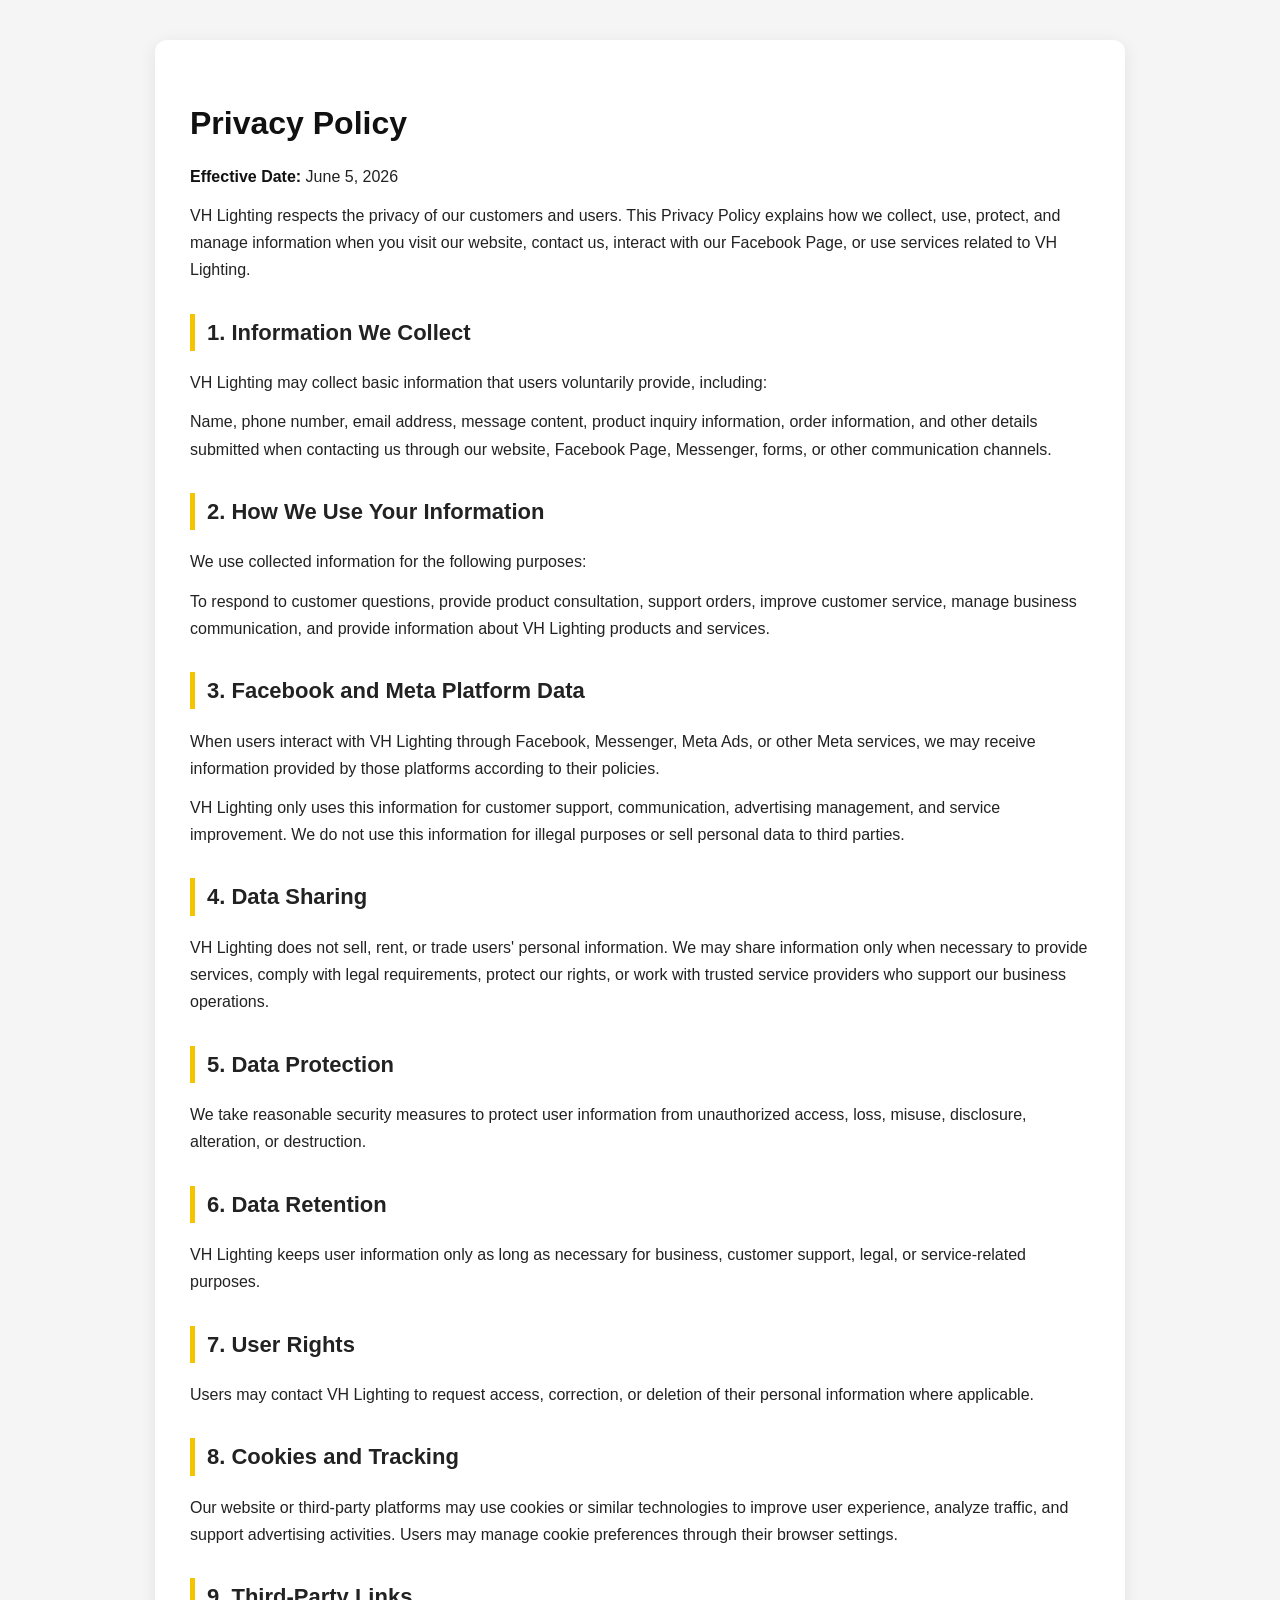
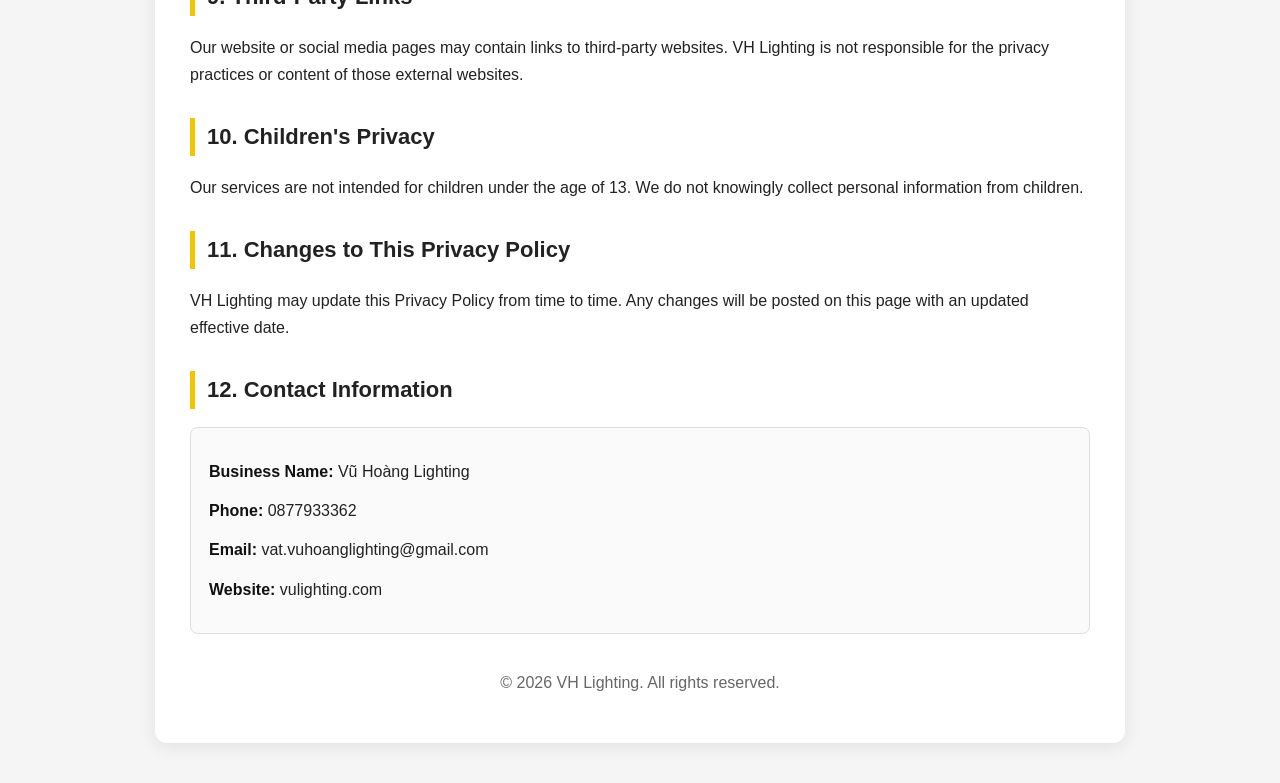
<file: preview.html>
<!DOCTYPE html>
<html lang="vi">
<head>
  <meta charset="UTF-8" />
  <meta name="viewport" content="width=device-width, initial-scale=1.0" />
  <title>Privacy Policy - VH Lighting</title>

  <style>
    body {
      font-family: Arial, sans-serif;
      background: #f5f5f5;
      color: #222;
      margin: 0;
      padding: 0;
      line-height: 1.7;
    }

    .container {
      max-width: 900px;
      margin: 40px auto;
      background: #ffffff;
      padding: 35px;
      border-radius: 12px;
      box-shadow: 0 4px 18px rgba(0,0,0,0.08);
    }

    h1 {
      color: #111;
      font-size: 32px;
      margin-bottom: 10px;
    }

    h2 {
      color: #222;
      margin-top: 30px;
      font-size: 22px;
      border-left: 5px solid #f4c400;
      padding-left: 12px;
    }

    p {
      font-size: 16px;
      margin: 12px 0;
    }

    .info-box {
      background: #fafafa;
      border: 1px solid #ddd;
      padding: 18px;
      border-radius: 8px;
      margin-top: 15px;
    }

    .footer {
      margin-top: 35px;
      font-size: 14px;
      color: #666;
      text-align: center;
    }

    strong {
      color: #111;
    }
  </style>
</head>

<body>
  <div class="container">
    <h1>Privacy Policy</h1>
    <p><strong>Effective Date:</strong> June 5, 2026</p>

    <p>
      VH Lighting respects the privacy of our customers and users. This Privacy Policy
      explains how we collect, use, protect, and manage information when you visit our
      website, contact us, interact with our Facebook Page, or use services related to
      VH Lighting.
    </p>

    <h2>1. Information We Collect</h2>
    <p>
      VH Lighting may collect basic information that users voluntarily provide, including:
    </p>
    <p>
      Name, phone number, email address, message content, product inquiry information,
      order information, and other details submitted when contacting us through our
      website, Facebook Page, Messenger, forms, or other communication channels.
    </p>

    <h2>2. How We Use Your Information</h2>
    <p>
      We use collected information for the following purposes:
    </p>
    <p>
      To respond to customer questions, provide product consultation, support orders,
      improve customer service, manage business communication, and provide information
      about VH Lighting products and services.
    </p>

    <h2>3. Facebook and Meta Platform Data</h2>
    <p>
      When users interact with VH Lighting through Facebook, Messenger, Meta Ads,
      or other Meta services, we may receive information provided by those platforms
      according to their policies.
    </p>
    <p>
      VH Lighting only uses this information for customer support, communication,
      advertising management, and service improvement. We do not use this information
      for illegal purposes or sell personal data to third parties.
    </p>

    <h2>4. Data Sharing</h2>
    <p>
      VH Lighting does not sell, rent, or trade users' personal information.
      We may share information only when necessary to provide services, comply with
      legal requirements, protect our rights, or work with trusted service providers
      who support our business operations.
    </p>

    <h2>5. Data Protection</h2>
    <p>
      We take reasonable security measures to protect user information from unauthorized
      access, loss, misuse, disclosure, alteration, or destruction.
    </p>

    <h2>6. Data Retention</h2>
    <p>
      VH Lighting keeps user information only as long as necessary for business,
      customer support, legal, or service-related purposes.
    </p>

    <h2>7. User Rights</h2>
    <p>
      Users may contact VH Lighting to request access, correction, or deletion of
      their personal information where applicable.
    </p>

    <h2>8. Cookies and Tracking</h2>
    <p>
      Our website or third-party platforms may use cookies or similar technologies
      to improve user experience, analyze traffic, and support advertising activities.
      Users may manage cookie preferences through their browser settings.
    </p>

    <h2>9. Third-Party Links</h2>
    <p>
      Our website or social media pages may contain links to third-party websites.
      VH Lighting is not responsible for the privacy practices or content of those
      external websites.
    </p>

    <h2>10. Children's Privacy</h2>
    <p>
      Our services are not intended for children under the age of 13. We do not
      knowingly collect personal information from children.
    </p>

    <h2>11. Changes to This Privacy Policy</h2>
    <p>
      VH Lighting may update this Privacy Policy from time to time. Any changes will
      be posted on this page with an updated effective date.
    </p>

    <h2>12. Contact Information</h2>
    <div class="info-box">
      <p><strong>Business Name:</strong> Vũ Hoàng Lighting</p>
      <p><strong>Phone:</strong> 0877933362</p>
      <p><strong>Email:</strong> vat.vuhoanglighting@gmail.com</p>
      <p><strong>Website:</strong> vulighting.com</p>
    </div>

    <div class="footer">
      <p>© 2026 VH Lighting. All rights reserved.</p>
    </div>
  </div>
</body>
</html>
</file>
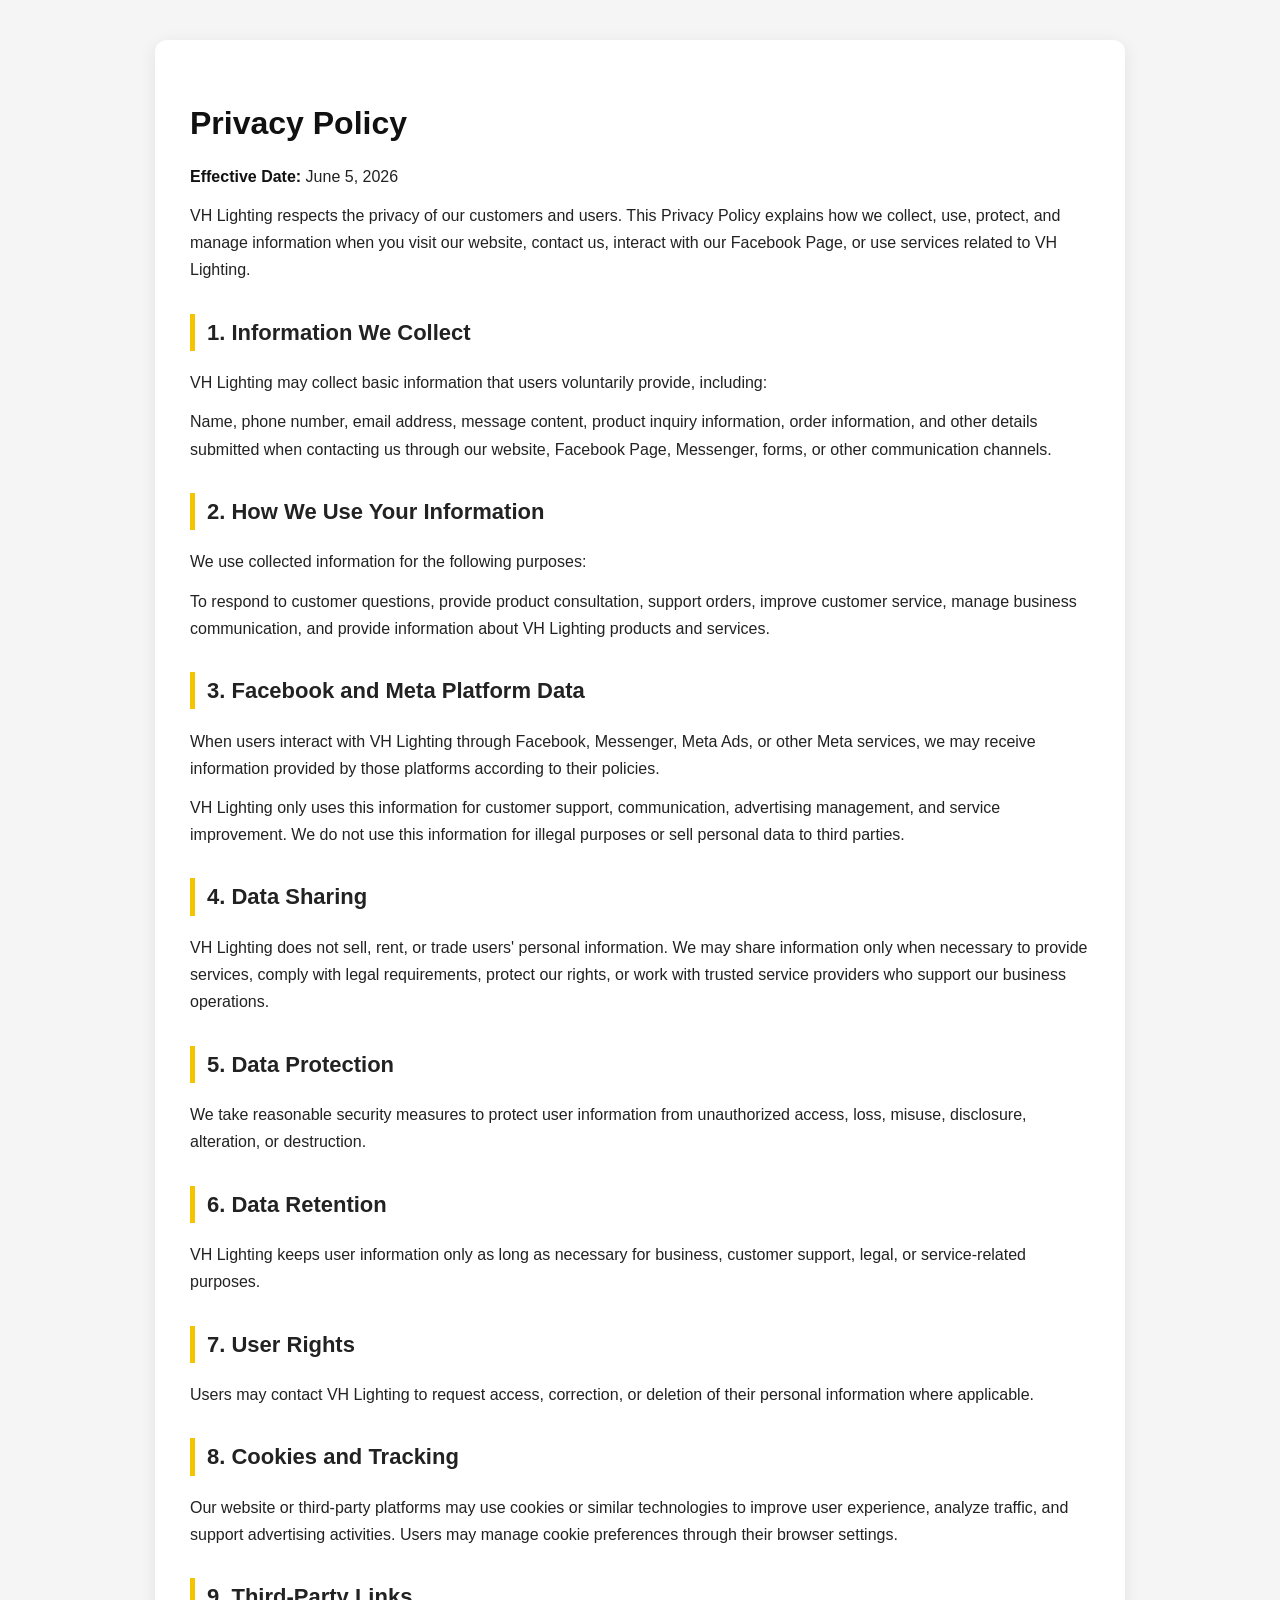
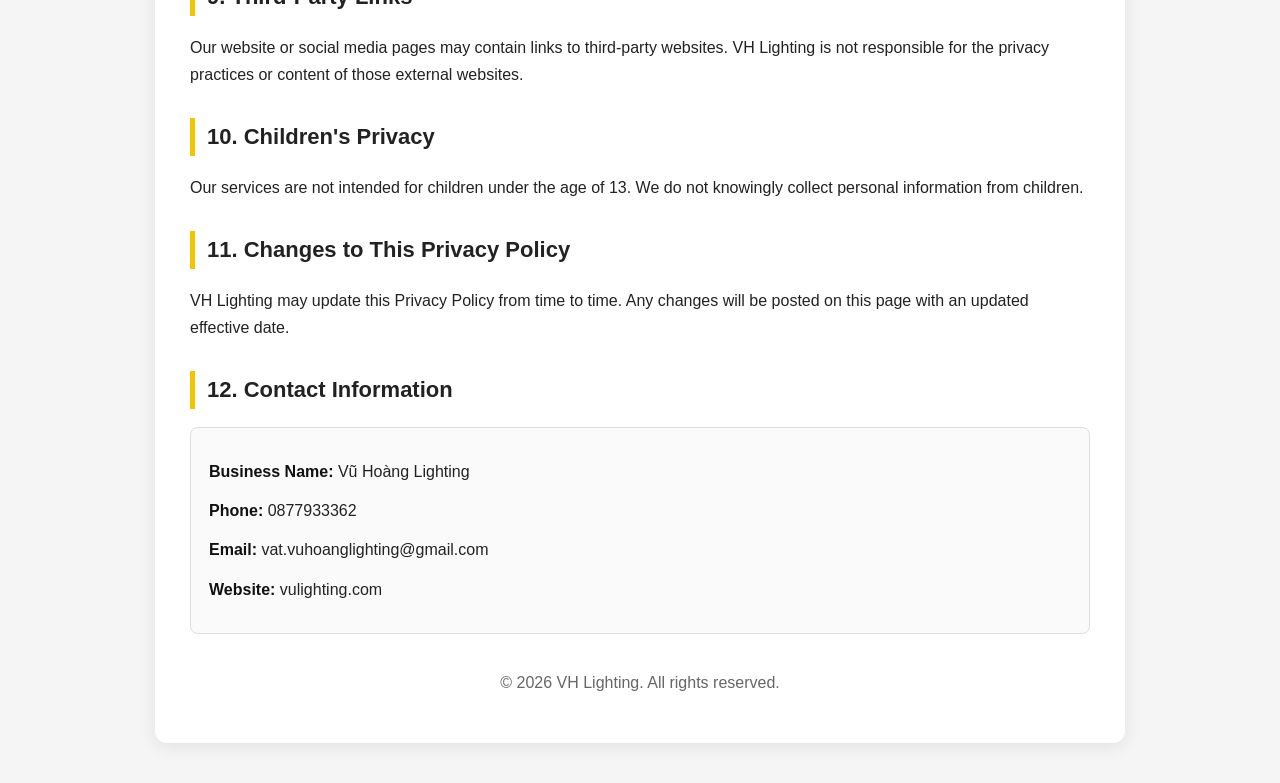
<file: privacy.html>
<!DOCTYPE html>
<html lang="vi">
<head>
  <meta charset="UTF-8" />
  <meta name="viewport" content="width=device-width, initial-scale=1.0" />
  <title>Privacy Policy - VH Lighting</title>

  <style>
    body {
      font-family: Arial, sans-serif;
      background: #f5f5f5;
      color: #222;
      margin: 0;
      padding: 0;
      line-height: 1.7;
    }

    .container {
      max-width: 900px;
      margin: 40px auto;
      background: #ffffff;
      padding: 35px;
      border-radius: 12px;
      box-shadow: 0 4px 18px rgba(0,0,0,0.08);
    }

    h1 {
      color: #111;
      font-size: 32px;
      margin-bottom: 10px;
    }

    h2 {
      color: #222;
      margin-top: 30px;
      font-size: 22px;
      border-left: 5px solid #f4c400;
      padding-left: 12px;
    }

    p {
      font-size: 16px;
      margin: 12px 0;
    }

    .info-box {
      background: #fafafa;
      border: 1px solid #ddd;
      padding: 18px;
      border-radius: 8px;
      margin-top: 15px;
    }

    .footer {
      margin-top: 35px;
      font-size: 14px;
      color: #666;
      text-align: center;
    }

    strong {
      color: #111;
    }
  </style>
</head>

<body>
  <div class="container">
    <h1>Privacy Policy</h1>
    <p><strong>Effective Date:</strong> June 5, 2026</p>

    <p>
      VH Lighting respects the privacy of our customers and users. This Privacy Policy
      explains how we collect, use, protect, and manage information when you visit our
      website, contact us, interact with our Facebook Page, or use services related to
      VH Lighting.
    </p>

    <h2>1. Information We Collect</h2>
    <p>
      VH Lighting may collect basic information that users voluntarily provide, including:
    </p>
    <p>
      Name, phone number, email address, message content, product inquiry information,
      order information, and other details submitted when contacting us through our
      website, Facebook Page, Messenger, forms, or other communication channels.
    </p>

    <h2>2. How We Use Your Information</h2>
    <p>
      We use collected information for the following purposes:
    </p>
    <p>
      To respond to customer questions, provide product consultation, support orders,
      improve customer service, manage business communication, and provide information
      about VH Lighting products and services.
    </p>

    <h2>3. Facebook and Meta Platform Data</h2>
    <p>
      When users interact with VH Lighting through Facebook, Messenger, Meta Ads,
      or other Meta services, we may receive information provided by those platforms
      according to their policies.
    </p>
    <p>
      VH Lighting only uses this information for customer support, communication,
      advertising management, and service improvement. We do not use this information
      for illegal purposes or sell personal data to third parties.
    </p>

    <h2>4. Data Sharing</h2>
    <p>
      VH Lighting does not sell, rent, or trade users' personal information.
      We may share information only when necessary to provide services, comply with
      legal requirements, protect our rights, or work with trusted service providers
      who support our business operations.
    </p>

    <h2>5. Data Protection</h2>
    <p>
      We take reasonable security measures to protect user information from unauthorized
      access, loss, misuse, disclosure, alteration, or destruction.
    </p>

    <h2>6. Data Retention</h2>
    <p>
      VH Lighting keeps user information only as long as necessary for business,
      customer support, legal, or service-related purposes.
    </p>

    <h2>7. User Rights</h2>
    <p>
      Users may contact VH Lighting to request access, correction, or deletion of
      their personal information where applicable.
    </p>

    <h2>8. Cookies and Tracking</h2>
    <p>
      Our website or third-party platforms may use cookies or similar technologies
      to improve user experience, analyze traffic, and support advertising activities.
      Users may manage cookie preferences through their browser settings.
    </p>

    <h2>9. Third-Party Links</h2>
    <p>
      Our website or social media pages may contain links to third-party websites.
      VH Lighting is not responsible for the privacy practices or content of those
      external websites.
    </p>

    <h2>10. Children's Privacy</h2>
    <p>
      Our services are not intended for children under the age of 13. We do not
      knowingly collect personal information from children.
    </p>

    <h2>11. Changes to This Privacy Policy</h2>
    <p>
      VH Lighting may update this Privacy Policy from time to time. Any changes will
      be posted on this page with an updated effective date.
    </p>

    <h2>12. Contact Information</h2>
    <div class="info-box">
      <p><strong>Business Name:</strong> Vũ Hoàng Lighting</p>
      <p><strong>Phone:</strong> 0877933362</p>
      <p><strong>Email:</strong> vat.vuhoanglighting@gmail.com</p>
      <p><strong>Website:</strong> vulighting.com</p>
    </div>

    <div class="footer">
      <p>© 2026 VH Lighting. All rights reserved.</p>
    </div>
  </div>
</body>
</html>
</file>
